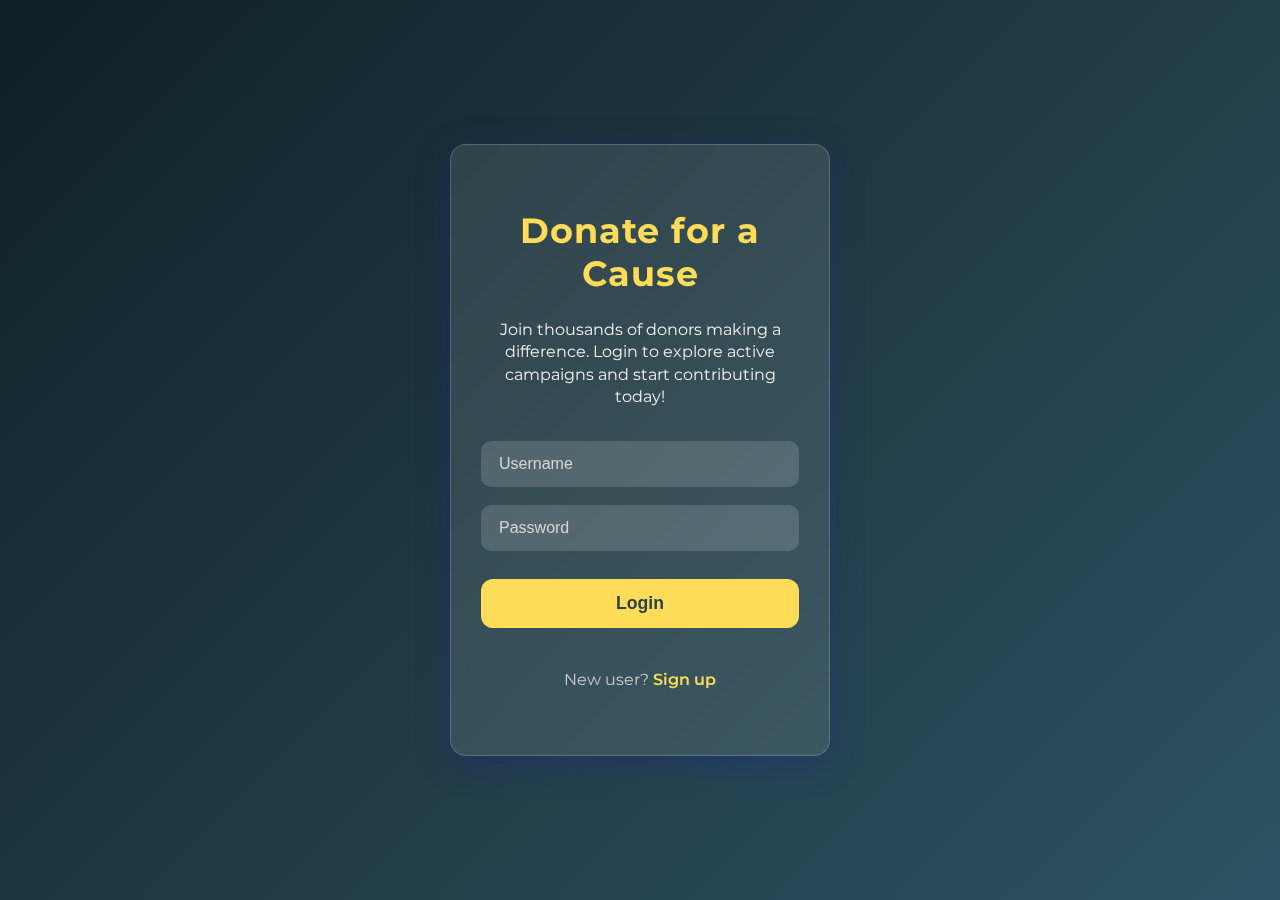
<file: index.html>
<!DOCTYPE html>
<html lang="en">
<head>
  <meta charset="UTF-8" />
  <meta name="viewport" content="width=device-width, initial-scale=1" />
  <title>Login - Online Donation Platform</title>
  <style>
    @import url('https://fonts.googleapis.com/css2?family=Montserrat:wght@400;700&display=swap');

    * {
      box-sizing: border-box;
    }

    body {
      margin: 0;
      min-height: 100vh;
      background: linear-gradient(135deg, #0f2027, #203a43, #2c5364);
      font-family: 'Montserrat', sans-serif;
      color: #fff;
      display: flex;
      justify-content: center;
      align-items: center;
      padding: 20px;
      overflow-x: hidden;
    }

    .container {
      background: rgba(255, 255, 255, 0.1);
      border-radius: 16px;
      width: 100%;
      max-width: 380px;
      padding: 40px 30px 50px;
      box-shadow: 0 8px 32px 0 rgba(31, 38, 135, 0.37);
      backdrop-filter: blur(8px);
      -webkit-backdrop-filter: blur(8px);
      border: 1px solid rgba(255, 255, 255, 0.18);
      text-align: center;
    }

    h1 {
      margin-bottom: 24px;
      font-weight: 700;
      font-size: 2.2rem;
      letter-spacing: 1px;
      color: #ffdd59;
      user-select: none;
    }

    .info-text {
      margin-bottom: 32px;
      font-size: 1rem;
      line-height: 1.4;
      color: #f1f1f1;
    }

    form {
      display: flex;
      flex-direction: column;
      gap: 18px;
    }

    input {
      padding: 14px 18px;
      font-size: 1rem;
      border-radius: 10px;
      border: none;
      outline: none;
      background: rgba(255, 255, 255, 0.15);
      color: white;
      transition: background-color 0.3s ease;
      font-weight: 600;
      user-select: text;
    }

    input::placeholder {
      color: #d6d6d6;
      font-weight: 500;
    }

    input:focus {
      background: rgba(255, 255, 255, 0.3);
      box-shadow: 0 0 10px #ffdd59;
    }

    button {
      margin-top: 10px;
      padding: 14px 18px;
      font-size: 1.1rem;
      font-weight: 700;
      color: #2c3e50;
      background-color: #ffdd59;
      border: none;
      border-radius: 12px;
      cursor: pointer;
      transition: background-color 0.3s ease, transform 0.15s ease;
      user-select: none;
    }
    button:hover {
      background-color: #f3ca2f;
      transform: scale(1.05);
    }
    button:active {
      transform: scale(0.95);
    }

    p {
      margin-top: 24px;
      font-size: 1rem;
      user-select: none;
      color: #ccc;
    }
    p a {
      color: #ffdd59;
      text-decoration: none;
      font-weight: 600;
      cursor: pointer;
      transition: color 0.3s ease;
      user-select: text;
    }
    p a:hover {
      color: #f3ca2f;
      text-decoration: underline;
    }

    @media (max-width: 400px) {
      .container {
        padding: 30px 20px 40px;
        width: 90vw;
      }
      h1 {
        font-size: 1.75rem;
      }
    }
  </style>
</head>
<body>
  <div class="container" role="main">
    <h1>Donate for a Cause</h1>
    <p class="info-text">Join thousands of donors making a difference. Login to explore active campaigns and start contributing today!</p>
    <form id="loginForm" aria-label="Login form">
      <input type="text" id="username" aria-label="Username" placeholder="Username" autocomplete="username" required />
      <input type="password" id="password" aria-label="Password" placeholder="Password" autocomplete="current-password" required />
      <button type="submit" aria-label="Login">Login</button>
      <p>New user? <a href="#" id="signupLink" aria-label="Sign up link">Sign up</a></p>
    </form>
  </div>
  <script>
    document.getElementById('loginForm').addEventListener('submit', function(event) {
      event.preventDefault();
      const username = document.getElementById('username').value.trim();
      if (username) {
        localStorage.setItem('donationUsername', username);
      }
      window.location.href = 'main.html';
    });

    document.getElementById('signupLink').addEventListener('click', function(event) {
      event.preventDefault();
      alert('Signup functionality is not implemented in this demo.');
    });
  </script>
</body>
</html>
</file>
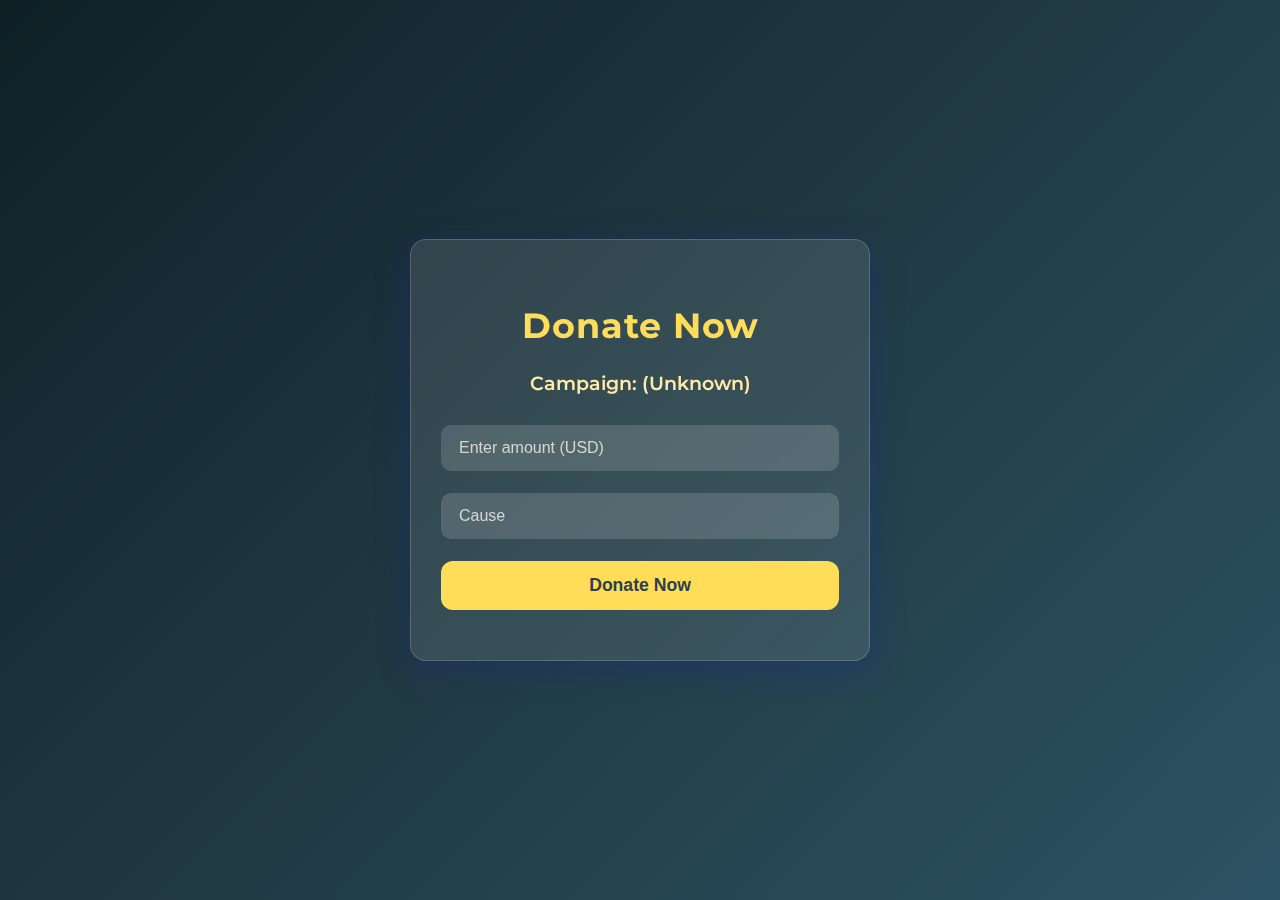
<file: donate.html>
<!DOCTYPE html>
<html lang="en">
<head>
  <meta charset="UTF-8" />
  <meta name="viewport" content="width=device-width, initial-scale=1" />
  <title>Donate - Online Donation Platform</title>
  <style>
    @import url('https://fonts.googleapis.com/css2?family=Montserrat:wght@400;700&amp;display=swap');

    * {
      box-sizing: border-box;
    }

    body {
      margin: 0;
      min-height: 100vh;
      background: linear-gradient(135deg, #0f2027, #203a43, #2c5364);
      font-family: 'Montserrat', sans-serif;
      color: #fff;
      display: flex;
      justify-content: center;
      align-items: center;
      padding: 20px;
      overflow-x: hidden;
    }

    .container {
      background: rgba(255, 255, 255, 0.1);
      border-radius: 16px;
      width: 100%;
      max-width: 460px;
      padding: 40px 30px 50px;
      box-shadow: 0 8px 32px 0 rgba(31, 38, 135, 0.37);
      backdrop-filter: blur(8px);
      -webkit-backdrop-filter: blur(8px);
      border: 1px solid rgba(255, 255, 255, 0.18);
      text-align: center;
      user-select: none;
      position: relative;
    }

    h1 {
      margin-bottom: 24px;
      font-weight: 700;
      font-size: 2.2rem;
      letter-spacing: 1px;
      color: #ffdd59;
    }

    #campaignName {
      font-size: 1.2rem;
      margin-bottom: 30px;
      color: #ffeaa7;
      font-weight: 600;
      user-select: text;
    }

    form {
      display: flex;
      flex-direction: column;
      gap: 22px;
    }

    input[type="number"],
    input[type="text"],
    input[type="tel"],
    input[type="email"],
    select {
      padding: 14px 18px;
      font-size: 1rem;
      border-radius: 10px;
      border: none;
      outline: none;
      background: rgba(255, 255, 255, 0.15);
      color: white;
      transition: background-color 0.3s ease;
      font-weight: 600;
    }

    input::placeholder {
      color: #d6d6d6;
      font-weight: 500;
    }

    input:focus,
    select:focus {
      background: rgba(255, 255, 255, 0.3);
      box-shadow: 0 0 10px #ffdd59;
    }

    button {
      padding: 14px 18px;
      font-size: 1.1rem;
      font-weight: 700;
      color: #2c3e50;
      background-color: #ffdd59;
      border: none;
      border-radius: 12px;
      cursor: pointer;
      transition: background-color 0.3s ease, transform 0.15s ease;
      user-select: none;
    }
    button:hover {
      background-color: #f3ca2f;
      transform: scale(1.05);
    }
    button:active {
      transform: scale(0.95);
    }

    /* Payment Gateway overlay */

    #paymentGateway {
      position: absolute;
      top: 0;
      left: 0;
      background: rgba(15, 32, 39, 0.95);
      border-radius: 16px;
      width: 100%;
      height: 100%;
      padding: 30px 25px 40px;
      box-sizing: border-box;
      backdrop-filter: blur(8px);
      -webkit-backdrop-filter: blur(8px);
      border: 1px solid rgba(255, 255, 255, 0.1);
      display: none;
      flex-direction: column;
      user-select: none;
      overflow-y: auto;
      z-index: 10;
    }

    #paymentGateway.active {
      display: flex;
    }

    #paymentGateway h2 {
      color: #ffdd59;
      margin-bottom: 20px;
      font-weight: 700;
      font-size: 1.8rem;
      text-align: center;
      user-select: none;
    }

    .pay-methods {
      display: flex;
      justify-content: center;
      gap: 20px;
      margin-bottom: 25px;
      user-select: none;
    }

    .pay-method {
      padding: 12px 20px;
      background: rgba(255, 221, 89, 0.3);
      border-radius: 12px;
      font-weight: 700;
      cursor: pointer;
      flex: 1;
      text-align: center;
      color: #2c3e50;
      transition: background-color 0.3s ease;
      user-select: none;
    }
    .pay-method.selected {
      background: #ffdd59;
      box-shadow: 0 0 15px #ffdd59;
    }

    .payment-form {
      display: none;
      flex-direction: column;
      gap: 18px;
      user-select: none;
    }

    .payment-form.active {
      display: flex;
    }

    label {
      text-align: left;
      color: #ffeaa7;
      font-weight: 600;
      user-select: text;
    }

    /* Receipt modal */

    #receiptModal {
      position: fixed;
      top: 50%;
      left: 50%;
      transform: translate(-50%, -50%) scale(0.7);
      background: rgba(255, 255, 255, 0.97);
      padding: 30px 30px 40px;
      border-radius: 16px;
      box-shadow: 0 8px 40px rgba(0, 0, 0, 0.5);
      text-align: left;
      font-weight: 600;
      font-size: 1rem;
      color: #333;
      user-select: none;
      opacity: 0;
      pointer-events: none;
      transition: opacity 0.3s ease, transform 0.3s ease;
      z-index: 9999;
      max-width: 420px;
      width: 90vw;
      font-family: 'Segoe UI', Tahoma, Geneva, Verdana, sans-serif;
    }
    #receiptModal.show {
      opacity: 1;
      pointer-events: auto;
      transform: translate(-50%, -50%) scale(1);
    }
    #receiptModal h2 {
      text-align: center;
      font-size: 1.8rem;
      margin-bottom: 12px;
      color: #ffdd59;
    }
    #receiptModal p {
      margin: 6px 0;
      font-size: 1rem;
      color: #333;
    }
    #receiptModal .close-btn {
      display: block;
      width: 100%;
      margin-top: 25px;
      background-color: #ffdd59;
      border: none;
      border-radius: 10px;
      font-weight: 700;
      font-size: 1.1rem;
      color: #2c3e50;
      padding: 12px;
      cursor: pointer;
      transition: background-color 0.3s ease;
      user-select: none;
    }
    #receiptModal .close-btn:hover {
      background-color: #f3ca2f;
    }
    #receiptModal .txn-label {
      font-weight: 700;
      display: inline-block;
      width: 120px;
    }

    /* Responsive */

    @media (max-width: 480px) {
      .container {
        padding: 30px 25px 40px;
        width: 90vw;
      }
      h1 {
        font-size: 1.75rem;
      }
      button {
        font-size: 1rem;
        padding: 12px;
      }
      .pay-methods {
        flex-direction: column;
      }
      .pay-method {
        flex: unset;
      }
      #receiptModal {
        font-size: 0.9rem;
      }
      #receiptModal h2 {
        font-size: 1.4rem;
      }
    }
  </style>
</head>
<body>
  <div class="container" role="main" aria-live="polite">
    <h1>Donate Now</h1>
    <div id="campaignName"></div>
    <form id="donationForm" aria-label="Donation form">
      <input
        type="number"
        id="amount"
        placeholder="Enter amount (USD)"
        min="1"
        step="any"
        required
        aria-required="true"
        aria-label="Donation amount"
      />
      <input
        type="text"
        id="cause"
        placeholder="Cause"
        required
        aria-required="true"
        aria-label="Donation cause"
      />
      <button type="submit" aria-label="Proceed to payment">Donate Now</button>
    </form>

    <section id="paymentGateway" aria-label="Payment gateway section" aria-hidden="true">
      <h2>Select Payment Method</h2>
      <nav class="pay-methods" role="tablist" aria-label="Payment methods">
        <button class="pay-method selected" role="tab" aria-selected="true" aria-controls="cardPayment" id="tab-card">Card</button>
        <button class="pay-method" role="tab" aria-selected="false" aria-controls="upiPayment" id="tab-upi">UPI</button>
        <button class="pay-method" role="tab" aria-selected="false" aria-controls="netBankingPayment" id="tab-netbanking">Net Banking</button>
      </nav>

      <form id="paymentForm" aria-label="Payment method details">
        <div class="payment-form active" id="cardPayment" role="tabpanel" aria-labelledby="tab-card">
          <label for="cardName">Name on Card</label>
          <input type="text" id="cardName" placeholder="John Doe" autocomplete="name" required aria-required="true" />
          <label for="cardNumber">Card Number</label>
          <input
            type="tel"
            id="cardNumber"
            inputmode="numeric"
            pattern="[0-9\s]{13,19}"
            placeholder="1234 5678 9012 3456"
            maxlength="19"
            autocomplete="cc-number"
            required
            aria-required="true"
          />
          <label for="cardExpiry">Expiry (MM/YY)</label>
          <input
            type="text"
            id="cardExpiry"
            placeholder="MM/YY"
            pattern="(0[1-9]|1[0-2])\/?([0-9]{2})"
            maxlength="5"
            autocomplete="cc-exp"
            required
            aria-required="true"
          />
          <label for="cardCVV">CVV</label>
          <input
            type="password"
            id="cardCVV"
            placeholder="123"
            pattern="\\d{3,4}"
            maxlength="4"
            autocomplete="cc-csc"
            required
            aria-required="true"
          />
        </div>

        <div class="payment-form" id="upiPayment" role="tabpanel" aria-labelledby="tab-upi">
          <label for="upiId">UPI ID</label>
          <input type="text" id="upiId" placeholder="example@upi" autocomplete="off" required aria-required="true" />
        </div>

        <div class="payment-form" id="netBankingPayment" role="tabpanel" aria-labelledby="tab-netbanking">
          <label for="bankSelect">Select Your Bank</label>
          <select id="bankSelect" required aria-required="true">
            <option value="" disabled selected>Select a bank</option>
            <option value="HDFC Bank">HDFC Bank</option>
            <option value="ICICI Bank">ICICI Bank</option>
            <option value="State Bank of India">State Bank of India</option>
            <option value="Axis Bank">Axis Bank</option>
            <option value="Kotak Mahindra Bank">Kotak Mahindra Bank</option>
            <option value="Punjab National Bank">Punjab National Bank</option>
          </select>
        </div>

        <button type="submit" aria-label="Pay now">Pay Now</button>
      </form>
    </section>
  </div>

  <aside id="receiptModal" role="dialog" aria-live="assertive" aria-modal="true" aria-hidden="true" tabindex="-1">
    <h2>Donation Receipt</h2>
    <p><span class="txn-label">Campaign:</span> <span id="r-campaign"></span></p>
    <p><span class="txn-label">Cause:</span> <span id="r-cause"></span></p>
    <p><span class="txn-label">Amount:</span> $<span id="r-amount"></span></p>
    <p><span class="txn-label">Payment Method:</span> <span id="r-method"></span></p>
    <p><span class="txn-label">Transaction ID:</span> <span id="r-txn"></span></p>
    <p><span class="txn-label">Date:</span> <span id="r-date"></span></p>
    <button class="close-btn" id="closeReceiptBtn" aria-label="Close receipt and return to main page">Close</button>
  </aside>

  <script>
    // Utility for query params
    function getQueryParams() {
      const params = {};
      window.location.search
        .substring(1)
        .split('&')
        .forEach((param) => {
          const [key, value] = param.split('=');
          if (key) params[decodeURIComponent(key)] = decodeURIComponent(value || '');
        });
      return params;
    }

    function generateTxnId() {
      return 'TXN' + Math.random().toString(36).substr(2, 9).toUpperCase();
    }

    const params = getQueryParams();

    // Elements
    const campaignNameDiv = document.getElementById('campaignName');
    const causeInput = document.getElementById('cause');
    const donationForm = document.getElementById('donationForm');
    const paymentGateway = document.getElementById('paymentGateway');
    const payMethods = document.querySelectorAll('.pay-method');
    const paymentForms = document.querySelectorAll('.payment-form');
    const paymentForm = document.getElementById('paymentForm');
    const receiptModal = document.getElementById('receiptModal');
    const rCampaign = document.getElementById('r-campaign');
    const rCause = document.getElementById('r-cause');
    const rAmount = document.getElementById('r-amount');
    const rMethod = document.getElementById('r-method');
    const rTxn = document.getElementById('r-txn');
    const rDate = document.getElementById('r-date');
    const closeReceiptBtn = document.getElementById('closeReceiptBtn');

    if (params.name) {
      campaignNameDiv.textContent = `Campaign: ${params.name}`;
      causeInput.value = params.name;
    } else {
      campaignNameDiv.textContent = 'Campaign: (Unknown)';
      causeInput.value = '';
    }

    // Show payment gateway on donation form submit
    donationForm.addEventListener('submit', (e) => {
      e.preventDefault();

      const amount = parseFloat(document.getElementById('amount').value);
      const cause = causeInput.value.trim();

      if (isNaN(amount) || amount < 1) {
        alert('Please enter a valid donation amount of at least $1.');
        return;
      }

      if (!cause) {
        alert('Please enter a cause.');
        return;
      }

      // Show payment section
      paymentGateway.classList.add('active');
      paymentGateway.setAttribute('aria-hidden', 'false');
      donationForm.querySelector('button').disabled = true;
      // Scroll to top of container for user focus on payment
      paymentGateway.scrollIntoView({ behavior: 'smooth' });
    });

    // Payment method tabs switching
    payMethods.forEach((btn) => {
      btn.addEventListener('click', () => {
        payMethods.forEach((b) => {
          b.classList.remove('selected');
          b.setAttribute('aria-selected', 'false');
        });
        btn.classList.add('selected');
        btn.setAttribute('aria-selected', 'true');

        const targetId = btn.getAttribute('aria-controls');
        paymentForms.forEach((form) => {
          form.classList.remove('active');
          form.setAttribute('hidden', 'true');
        });
        document.getElementById(targetId).classList.add('active');
        document.getElementById(targetId).removeAttribute('hidden');
      });
    });

    // Validate card expiry MM/YY format and future date
    function validateCardExpiry(value) {
      if (!/^(0[1-9]|1[0-2])\/\d{2}$/.test(value)) return false;
      const [month, year] = value.split('/');
      const now = new Date();
      const currentYear = now.getFullYear() % 100; // two-digit year
      const currentMonth = now.getMonth() + 1;
      const expYear = parseInt(year, 10);
      const expMonth = parseInt(month, 10);
      if (expYear < currentYear) return false;
      if (expYear === currentYear && expMonth < currentMonth) return false;
      return true;
    }

    function displayReceipt(amount, cause, method) {
      rCampaign.textContent = params.name || '(Unknown)';
      rCause.textContent = cause;
      rAmount.textContent = amount.toFixed(2);
      rMethod.textContent = method;
      rTxn.textContent = generateTxnId();
      rDate.textContent = new Date().toLocaleString();

      receiptModal.classList.add('show');
      receiptModal.setAttribute('aria-hidden', 'false');
      receiptModal.focus();
    }

    paymentForm.addEventListener('submit', (e) => {
      e.preventDefault();

      const selectedMethodBtn = document.querySelector('.pay-method.selected');
      if (!selectedMethodBtn) {
        alert('Please select a payment method.');
        return;
      }
      const selectedMethod = selectedMethodBtn.id;

      const amount = parseFloat(document.getElementById('amount').value);
      const cause = causeInput.value.trim();

      if (selectedMethod === 'tab-card') {
        // Validate card inputs
        const cardName = document.getElementById('cardName').value.trim();
        const cardNumber = document.getElementById('cardNumber').value.replace(/\s+/g, '');
        const cardExpiry = document.getElementById('cardExpiry').value.trim();
        const cardCVV = document.getElementById('cardCVV').value.trim();

        if (!cardName) {
          alert('Please enter the name on the card.');
          return;
        }
        if (!/^\d{13,19}$/.test(cardNumber)) {
          alert('Please enter a valid card number with 13 to 19 digits.');
          return;
        }
        if (!validateCardExpiry(cardExpiry)) {
          alert('Please enter a valid card expiry date in MM/YY format, not expired.');
          return;
        }
        if (!/^\d{3,4}$/.test(cardCVV)) {
          alert('Please enter a valid 3 or 4 digit CVV.');
          return;
        }

        displayReceipt(amount, cause, 'Card');
      } else if (selectedMethod === 'tab-upi') {
        // Validate UPI ID
        const upiId = document.getElementById('upiId').value.trim();
        if (!upiId) {
          alert('Please enter your UPI ID.');
          return;
        }
        if (!/^[\\w.-]+@[\\w.-]+$/.test(upiId)) {
          alert('Please enter a valid UPI ID.');
          return;
        }

        displayReceipt(amount, cause, `UPI (${upiId})`);
      } else if (selectedMethod === 'tab-netbanking') {
        // Validate bank selection
        const bankSelect = document.getElementById('bankSelect').value;
        if (!bankSelect) {
          alert('Please select your bank.');
          return;
        }

        displayReceipt(amount, cause, `Net Banking (${bankSelect})`);
      }
    });

    closeReceiptBtn.addEventListener('click', () => {
      receiptModal.classList.remove('show');
      receiptModal.setAttribute('aria-hidden', 'true');
      // After closing receipt redirect to main
      window.location.href = 'main.html';
    });
  </script>
</body>
</html>
</file>
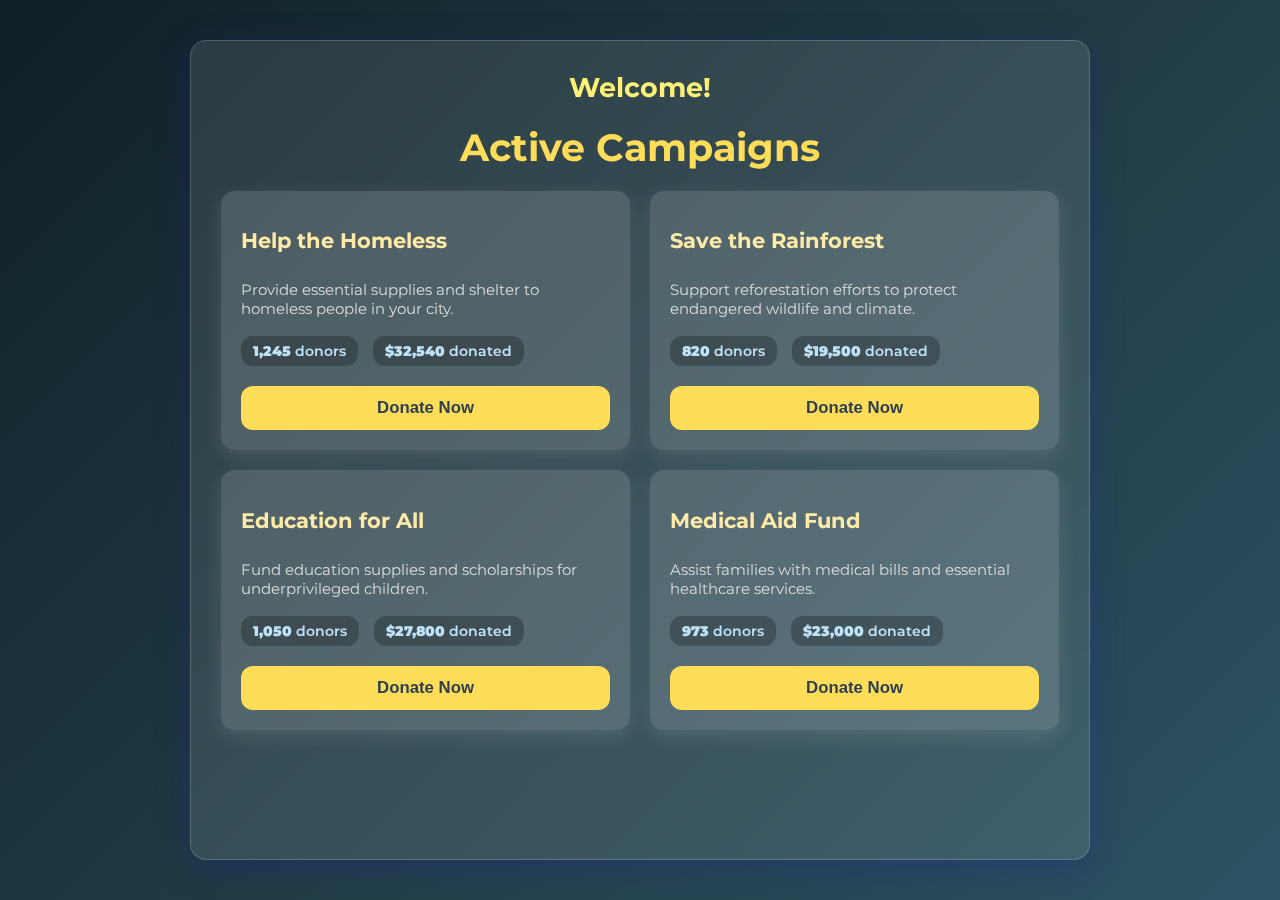
<file: main.html>
<!DOCTYPE html>
<html lang="en">
<head>
  <meta charset="UTF-8" />
  <meta name="viewport" content="width=device-width, initial-scale=1" />
  <title>Active Campaigns - Online Donation Platform</title>
  <style>
    @import url('https://fonts.googleapis.com/css2?family=Montserrat:wght@400;700&display=swap');

    * {
      box-sizing: border-box;
    }

    body {
      margin: 0;
      min-height: 100vh;
      background: linear-gradient(135deg, #0f2027, #203a43, #2c5364);
      font-family: 'Montserrat', sans-serif;
      color: #fff;
      display: flex;
      justify-content: center;
      padding: 40px 20px;
      overflow-x: hidden;
    }

    .container {
      width: 100%;
      max-width: 900px;
      background: rgba(255, 255, 255, 0.1);
      border-radius: 16px;
      padding: 30px 30px 40px;
      box-shadow: 0 8px 32px 0 rgba(31, 38, 135, 0.37);
      backdrop-filter: blur(8px);
      -webkit-backdrop-filter: blur(8px);
      border: 1px solid rgba(255, 255, 255, 0.18);
      user-select: none;
    }

    #welcomeMsg {
      font-weight: 700;
      font-size: 1.7rem;
      text-align: center;
      margin-bottom: 20px;
      color: #fff176; /* bright warm yellow */
      user-select: text;
    }

    h1 {
      margin-top: 0;
      text-align: center;
      font-weight: 700;
      font-size: 2.4rem;
      color: #ffdd59;
      margin-bottom: 20px;
      user-select: none;
    }

    #campaigns {
      display: grid;
      grid-template-columns: repeat(auto-fit, minmax(280px, 1fr));
      gap: 20px;
    }

    .campaign-card {
      background: rgba(255, 255, 255, 0.15);
      padding: 20px;
      border-radius: 14px;
      box-shadow: 0 6px 20px 0 rgba(255, 255, 255, 0.12);
      display: flex;
      flex-direction: column;
      justify-content: space-between;
      transition: transform 0.3s ease, box-shadow 0.3s ease;
    }
    .campaign-card:hover {
      transform: translateY(-6px);
      box-shadow: 0 12px 30px 0 rgba(255, 221, 89, 0.5);
    }

    .campaign-title {
      font-weight: 700;
      font-size: 1.3rem;
      margin-bottom: 12px;
      user-select: text;
      color: #ffeaa7;
    }

    .campaign-info {
      font-size: 0.95rem;
      margin-bottom: 18px;
      color: #ddd;
      user-select: text;
    }

    .stats {
      display: flex;
      gap: 15px;
      margin-bottom: 20px;
      color: #bee3f8;
      font-weight: 600;
      font-size: 0.9rem;
      user-select: text;
    }

    .stats span {
      background: rgba(0, 0, 0, 0.25);
      padding: 6px 12px;
      border-radius: 12px;
    }

    button.donate-btn {
      padding: 12px;
      background-color: #ffdd59;
      border: none;
      border-radius: 12px;
      color: #2c3e50;
      font-weight: 700;
      font-size: 1.05rem;
      cursor: pointer;
      user-select: none;
      transition: background-color 0.3s ease, transform 0.15s ease;
      align-self: center;
      width: 100%;
    }

    button.donate-btn:hover {
      background-color: #f3ca2f;
      transform: scale(1.05);
    }
    button.donate-btn:active {
      transform: scale(0.95);
    }

    @media (max-width: 480px) {
      .container {
        padding: 20px 15px 30px;
      }
      #welcomeMsg {
        font-size: 1.3rem;
      }
      h1 {
        font-size: 1.8rem;
      }
      button.donate-btn {
        font-size: 1rem;
        padding: 10px;
      }
    }
  </style>
</head>
<body>
  <main class="container" role="main">
    <div id="welcomeMsg" aria-live="polite"></div>
    <h1>Active Campaigns</h1>
    <div id="campaigns" aria-label="List of active donation campaigns"></div>
  </main>

  <script>
    // Fetch username from localStorage, show welcome message
    const username = localStorage.getItem('donationUsername');
    const welcomeElem = document.getElementById('welcomeMsg');
    if (username && username.trim().length > 0) {
      welcomeElem.textContent = `Welcome, ${username}!`;
    } else {
      welcomeElem.textContent = `Welcome!`;
    }

    // Campaign data sample
    const campaigns = [
      {
        id: 1,
        name: "Help the Homeless",
        description:
          "Provide essential supplies and shelter to homeless people in your city.",
        donorsCount: 1245,
        totalAmount: 32540,
      },
      {
        id: 2,
        name: "Save the Rainforest",
        description:
          "Support reforestation efforts to protect endangered wildlife and climate.",
        donorsCount: 820,
        totalAmount: 19500,
      },
      {
        id: 3,
        name: "Education for All",
        description:
          "Fund education supplies and scholarships for underprivileged children.",
        donorsCount: 1050,
        totalAmount: 27800,
      },
      {
        id: 4,
        name: "Medical Aid Fund",
        description:
          "Assist families with medical bills and essential healthcare services.",
        donorsCount: 973,
        totalAmount: 23000,
      },
    ];

    const campaignsContainer = document.getElementById('campaigns');

    function formatNumber(num) {
      return num.toLocaleString();
    }

    function renderCampaigns() {
      campaigns.forEach((campaign) => {
        const card = document.createElement('article');
        card.className = 'campaign-card';
        card.setAttribute('tabindex', '0');

        card.innerHTML = `
          <h2 class="campaign-title">${campaign.name}</h2>
          <p class="campaign-info" title="${campaign.description}">${campaign.description}</p>
          <div class="stats" aria-label="Donation statistics for ${campaign.name}">
            <span><strong>${formatNumber(campaign.donorsCount)}</strong> donors</span>
            <span><strong>$${formatNumber(campaign.totalAmount)}</strong> donated</span>
          </div>
          <button class="donate-btn" aria-label="Donate now to ${campaign.name}" data-id="${campaign.id}">Donate Now</button>
        `;

        campaignsContainer.appendChild(card);
      });
    }

    renderCampaigns();

    // Delegate click event to campaigns container
    campaignsContainer.addEventListener('click', (e) => {
      if (e.target.classList.contains('donate-btn')) {
        const campaignId = e.target.getAttribute('data-id');
        // Redirect to donate page with campaign id and name as query params
        const campaign = campaigns.find(c => c.id == campaignId);
        if (campaign) {
          const params = new URLSearchParams({
            id: campaign.id,
            name: campaign.name
          });
          window.location.href = `donate.html?${params.toString()}`;
        }
      }
    });
  </script>
</body>
</html>
</file>
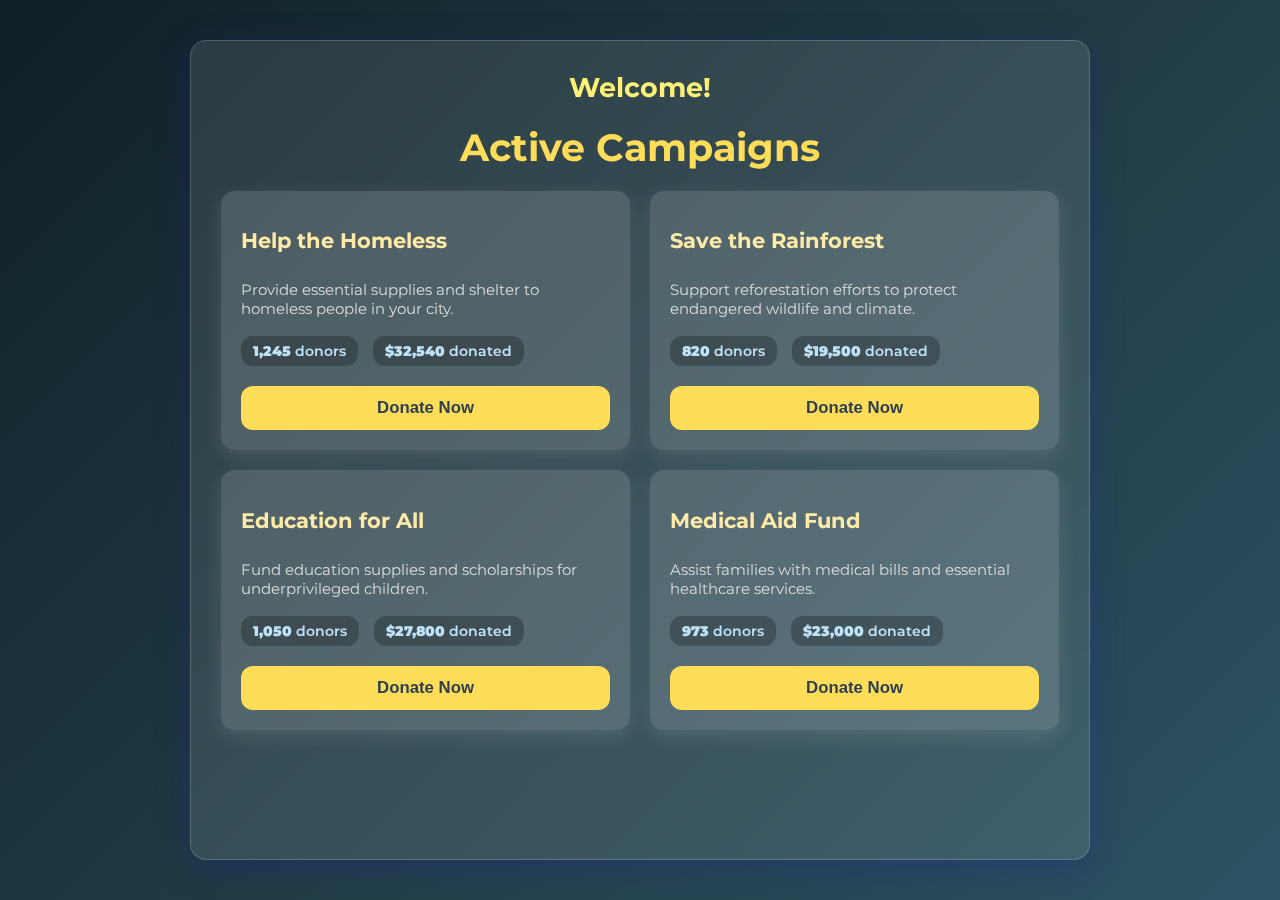
<file: backend/main.html>
<!DOCTYPE html>
<html lang="en">
<head>
  <meta charset="UTF-8" />
  <meta name="viewport" content="width=device-width, initial-scale=1" />
  <title>Active Campaigns - Online Donation Platform</title>
  <style>
    @import url('https://fonts.googleapis.com/css2?family=Montserrat:wght@400;700&display=swap');

    * {
      box-sizing: border-box;
    }

    body {
      margin: 0;
      min-height: 100vh;
      background: linear-gradient(135deg, #0f2027, #203a43, #2c5364);
      font-family: 'Montserrat', sans-serif;
      color: #fff;
      display: flex;
      justify-content: center;
      padding: 40px 20px;
      overflow-x: hidden;
    }

    .container {
      width: 100%;
      max-width: 900px;
      background: rgba(255, 255, 255, 0.1);
      border-radius: 16px;
      padding: 30px 30px 40px;
      box-shadow: 0 8px 32px 0 rgba(31, 38, 135, 0.37);
      backdrop-filter: blur(8px);
      -webkit-backdrop-filter: blur(8px);
      border: 1px solid rgba(255, 255, 255, 0.18);
      user-select: none;
    }

    #welcomeMsg {
      font-weight: 700;
      font-size: 1.7rem;
      text-align: center;
      margin-bottom: 20px;
      color: #fff176; /* bright warm yellow */
      user-select: text;
    }

    h1 {
      margin-top: 0;
      text-align: center;
      font-weight: 700;
      font-size: 2.4rem;
      color: #ffdd59;
      margin-bottom: 20px;
      user-select: none;
    }

    #campaigns {
      display: grid;
      grid-template-columns: repeat(auto-fit, minmax(280px, 1fr));
      gap: 20px;
    }

    .campaign-card {
      background: rgba(255, 255, 255, 0.15);
      padding: 20px;
      border-radius: 14px;
      box-shadow: 0 6px 20px 0 rgba(255, 255, 255, 0.12);
      display: flex;
      flex-direction: column;
      justify-content: space-between;
      transition: transform 0.3s ease, box-shadow 0.3s ease;
    }
    .campaign-card:hover {
      transform: translateY(-6px);
      box-shadow: 0 12px 30px 0 rgba(255, 221, 89, 0.5);
    }

    .campaign-title {
      font-weight: 700;
      font-size: 1.3rem;
      margin-bottom: 12px;
      user-select: text;
      color: #ffeaa7;
    }

    .campaign-info {
      font-size: 0.95rem;
      margin-bottom: 18px;
      color: #ddd;
      user-select: text;
    }

    .stats {
      display: flex;
      gap: 15px;
      margin-bottom: 20px;
      color: #bee3f8;
      font-weight: 600;
      font-size: 0.9rem;
      user-select: text;
    }

    .stats span {
      background: rgba(0, 0, 0, 0.25);
      padding: 6px 12px;
      border-radius: 12px;
    }

    button.donate-btn {
      padding: 12px;
      background-color: #ffdd59;
      border: none;
      border-radius: 12px;
      color: #2c3e50;
      font-weight: 700;
      font-size: 1.05rem;
      cursor: pointer;
      user-select: none;
      transition: background-color 0.3s ease, transform 0.15s ease;
      align-self: center;
      width: 100%;
    }

    button.donate-btn:hover {
      background-color: #f3ca2f;
      transform: scale(1.05);
    }
    button.donate-btn:active {
      transform: scale(0.95);
    }

    @media (max-width: 480px) {
      .container {
        padding: 20px 15px 30px;
      }
      #welcomeMsg {
        font-size: 1.3rem;
      }
      h1 {
        font-size: 1.8rem;
      }
      button.donate-btn {
        font-size: 1rem;
        padding: 10px;
      }
    }
  </style>
</head>
<body>
  <main class="container" role="main">
    <div id="welcomeMsg" aria-live="polite"></div>
    <h1>Active Campaigns</h1>
    <div id="campaigns" aria-label="List of active donation campaigns"></div>
  </main>

  <script>
    // Fetch username from localStorage, show welcome message
    const username = localStorage.getItem('donationUsername');
    const welcomeElem = document.getElementById('welcomeMsg');
    if (username && username.trim().length > 0) {
      welcomeElem.textContent = `Welcome, ${username}!`;
    } else {
      welcomeElem.textContent = `Welcome!`;
    }

    // Campaign data sample
    const campaigns = [
      {
        id: 1,
        name: "Help the Homeless",
        description:
          "Provide essential supplies and shelter to homeless people in your city.",
        donorsCount: 1245,
        totalAmount: 32540,
      },
      {
        id: 2,
        name: "Save the Rainforest",
        description:
          "Support reforestation efforts to protect endangered wildlife and climate.",
        donorsCount: 820,
        totalAmount: 19500,
      },
      {
        id: 3,
        name: "Education for All",
        description:
          "Fund education supplies and scholarships for underprivileged children.",
        donorsCount: 1050,
        totalAmount: 27800,
      },
      {
        id: 4,
        name: "Medical Aid Fund",
        description:
          "Assist families with medical bills and essential healthcare services.",
        donorsCount: 973,
        totalAmount: 23000,
      },
    ];

    const campaignsContainer = document.getElementById('campaigns');

    function formatNumber(num) {
      return num.toLocaleString();
    }

    function renderCampaigns() {
      campaigns.forEach((campaign) => {
        const card = document.createElement('article');
        card.className = 'campaign-card';
        card.setAttribute('tabindex', '0');

        card.innerHTML = `
          <h2 class="campaign-title">${campaign.name}</h2>
          <p class="campaign-info" title="${campaign.description}">${campaign.description}</p>
          <div class="stats" aria-label="Donation statistics for ${campaign.name}">
            <span><strong>${formatNumber(campaign.donorsCount)}</strong> donors</span>
            <span><strong>$${formatNumber(campaign.totalAmount)}</strong> donated</span>
          </div>
          <button class="donate-btn" aria-label="Donate now to ${campaign.name}" data-id="${campaign.id}">Donate Now</button>
        `;

        campaignsContainer.appendChild(card);
      });
    }

    renderCampaigns();

    // Delegate click event to campaigns container
    campaignsContainer.addEventListener('click', (e) => {
      if (e.target.classList.contains('donate-btn')) {
        const campaignId = e.target.getAttribute('data-id');
        // Redirect to donate page with campaign id and name as query params
        const campaign = campaigns.find(c => c.id == campaignId);
        if (campaign) {
          const params = new URLSearchParams({
            id: campaign.id,
            name: campaign.name
          });
          window.location.href = `donate.html?${params.toString()}`;
        }
      }
    });
  </script>
</body>
</html>
</file>
